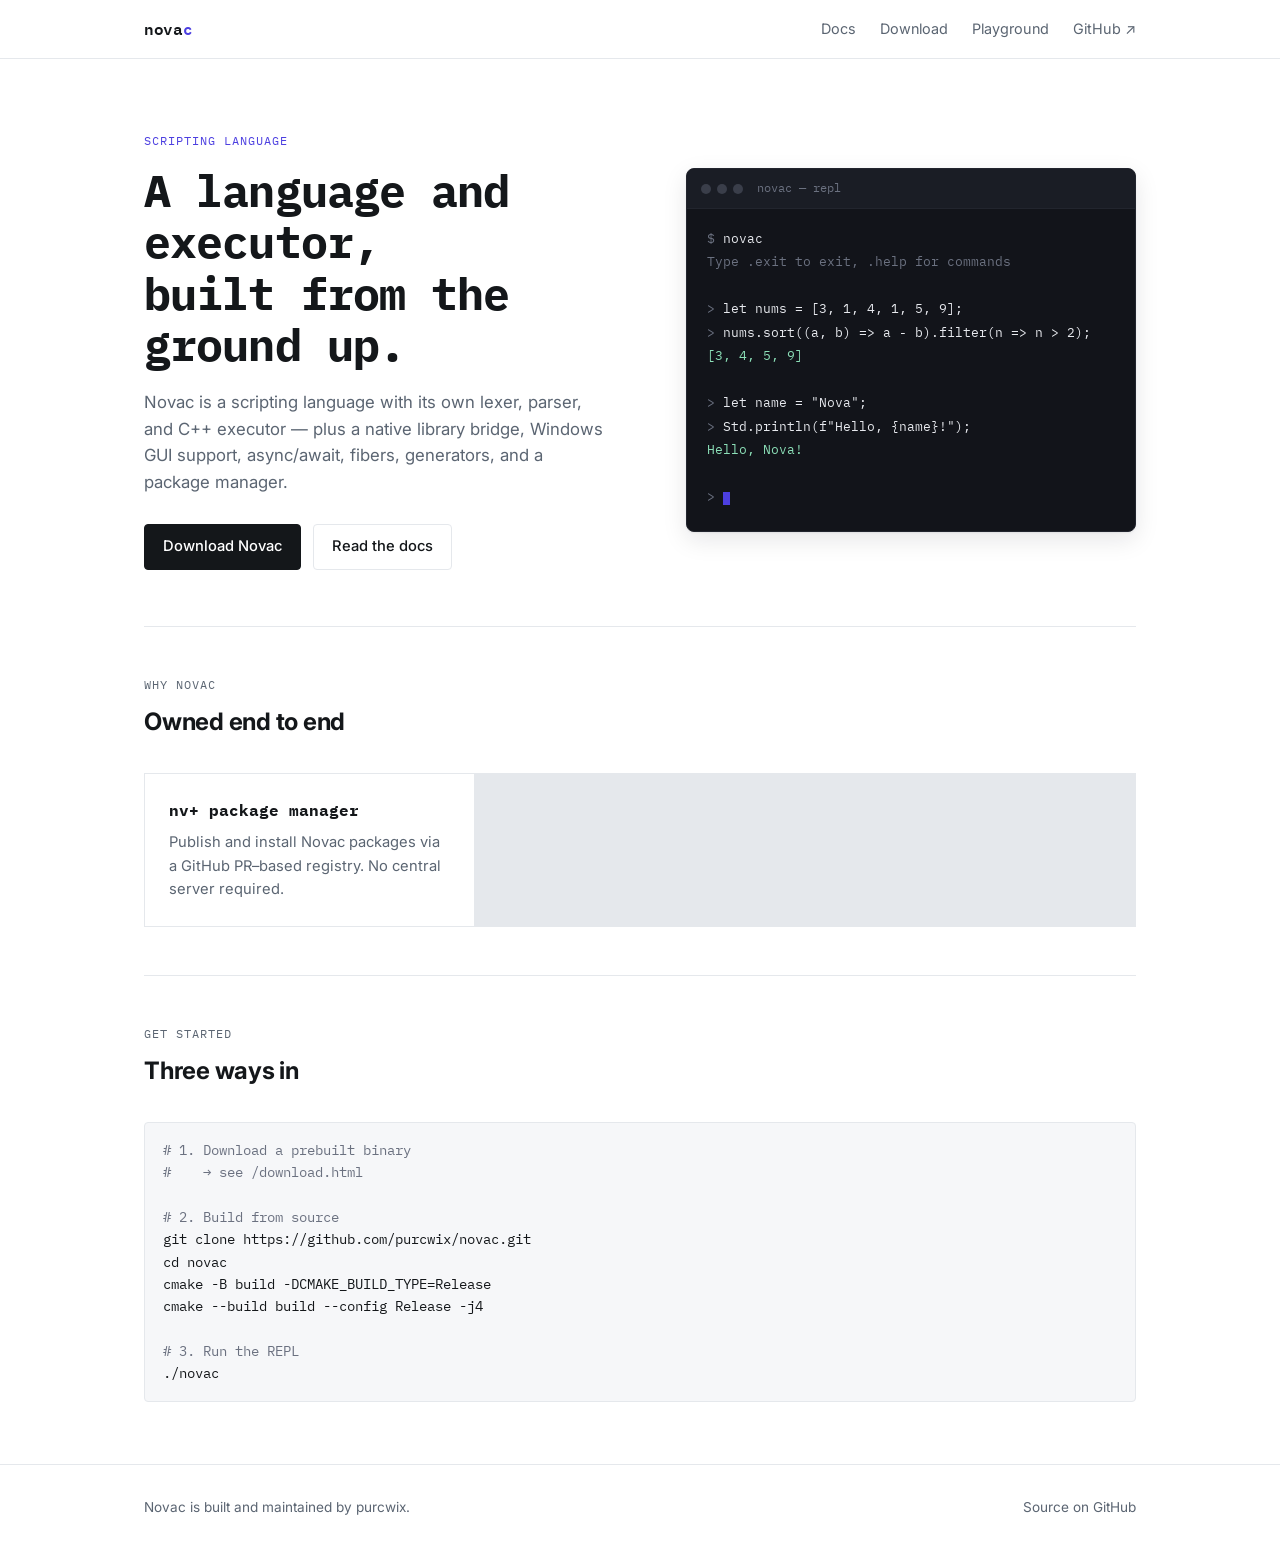
<file: index.html>
<!doctype html>
<html lang="en">
<head>
<meta charset="utf-8">
<meta name="viewport" content="width=device-width, initial-scale=1">
<title>Novac — a language built from scratch</title>
<meta name="description" content="Novac is a scripting language with its own C++ executor, lexer, and parser.">
<link rel="preconnect" href="https://fonts.googleapis.com">
<link href="https://fonts.googleapis.com/css2?family=IBM+Plex+Mono:wght@400;500;600&family=Inter:wght@400;500;600&display=swap" rel="stylesheet">
<link rel="stylesheet" href="/assets/style.css">
</head>
<body>

<nav class="site-nav">
  <div class="site-nav-inner">
    <a class="brand" href="/">nova<span class="dot">c</span></a>
    <div class="site-nav-links">
      <a href="/docs/">Docs</a>
      <a href="/download.html">Download</a>
      <a href="/playground.html">Playground</a>
      <a class="gh-link" href="https://github.com/purcwix/novac" target="_blank" rel="noopener">GitHub ↗</a>
    </div>
  </div>
</nav>

<div class="page">

  <section class="hero">
    <div>
      <div class="eyebrow">Scripting language</div>
      <h1 class="hero-title">A language and executor,<br>built from the ground up.</h1>
      <p class="hero-sub">Novac is a scripting language with its own lexer, parser, and C++ executor — plus a native library bridge, Windows GUI support, async/await, fibers, generators, and a package manager.</p>
      <div class="hero-ctas">
        <a class="btn btn-primary" href="/download.html">Download Novac</a>
        <a class="btn btn-secondary" href="/docs/">Read the docs</a>
      </div>
    </div>

    <div class="terminal">
      <div class="terminal-bar">
        <span class="terminal-dot"></span>
        <span class="terminal-dot"></span>
        <span class="terminal-dot"></span>
        <span class="terminal-title">novac — repl</span>
      </div>
      <div class="terminal-body"><span class="t-prompt">$</span> <span class="t-in">novac</span>
<span class="t-comment">Type .exit to exit, .help for commands</span>

<span class="t-prompt">&gt;</span> <span class="t-in">let nums = [3, 1, 4, 1, 5, 9];</span>
<span class="t-prompt">&gt;</span> <span class="t-in">nums.sort((a, b) => a - b).filter(n => n > 2);</span>
<span class="t-out">[3, 4, 5, 9]</span>

<span class="t-prompt">&gt;</span> <span class="t-in">let name = "Nova";</span>
<span class="t-prompt">&gt;</span> <span class="t-in">Std.println(f"Hello, {name}!");</span>
<span class="t-out">Hello, Nova!</span>

<span class="t-prompt">&gt;</span> <span class="t-cursor"></span></div>
    </div>
  </section>

  <section class="section">
    <div class="section-head">
      <div class="section-label">Why Novac</div>
      <h2 class="section-title">Owned end to end</h2>
    </div>
    <div class="grid-3">
      <div class="card">
        <h3>nv+ package manager</h3>
        <p>Publish and install Novac packages via a GitHub PR–based registry. No central server required.</p>
      </div>
    </div>
  </section>

  <section class="section">
    <div class="section-head">
      <div class="section-label">Get started</div>
      <h2 class="section-title">Three ways in</h2>
    </div>
    <pre><span class="t-comment"># 1. Download a prebuilt binary</span>
<span class="t-comment">#    → see /download.html</span>

<span class="t-comment"># 2. Build from source</span>
git clone https://github.com/purcwix/novac.git
cd novac
cmake -B build -DCMAKE_BUILD_TYPE=Release
cmake --build build --config Release -j4

<span class="t-comment"># 3. Run the REPL</span>
./novac</pre>
  </section>

</div>

<footer class="site-footer">
  <div class="page" style="display:flex; justify-content:space-between; width:100%; flex-wrap:wrap; gap:12px;">
    <span>Novac is built and maintained by <a href="https://github.com/purcwix" target="_blank" rel="noopener">purcwix</a>.</span>
    <span><a href="https://github.com/purcwix/novac" target="_blank" rel="noopener">Source on GitHub</a></span>
  </div>
</footer>

</body>
</html>
</file>
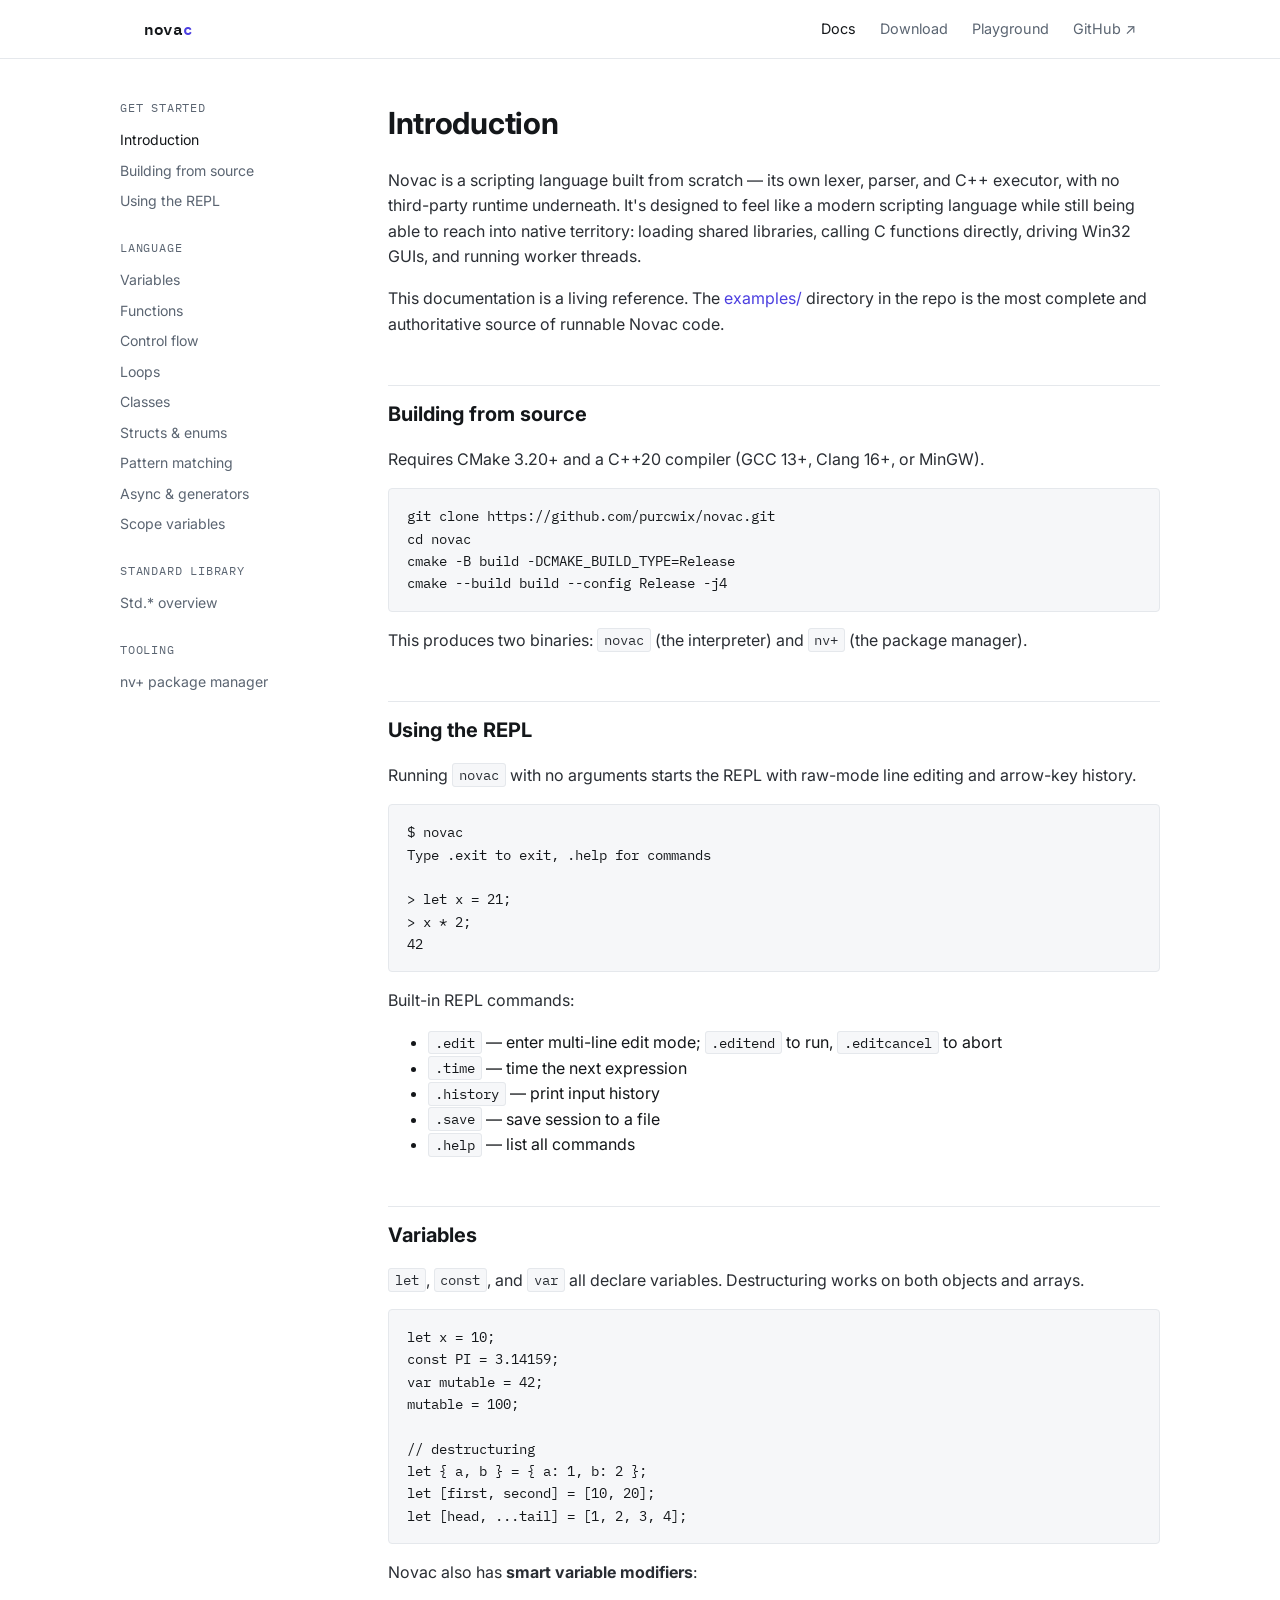
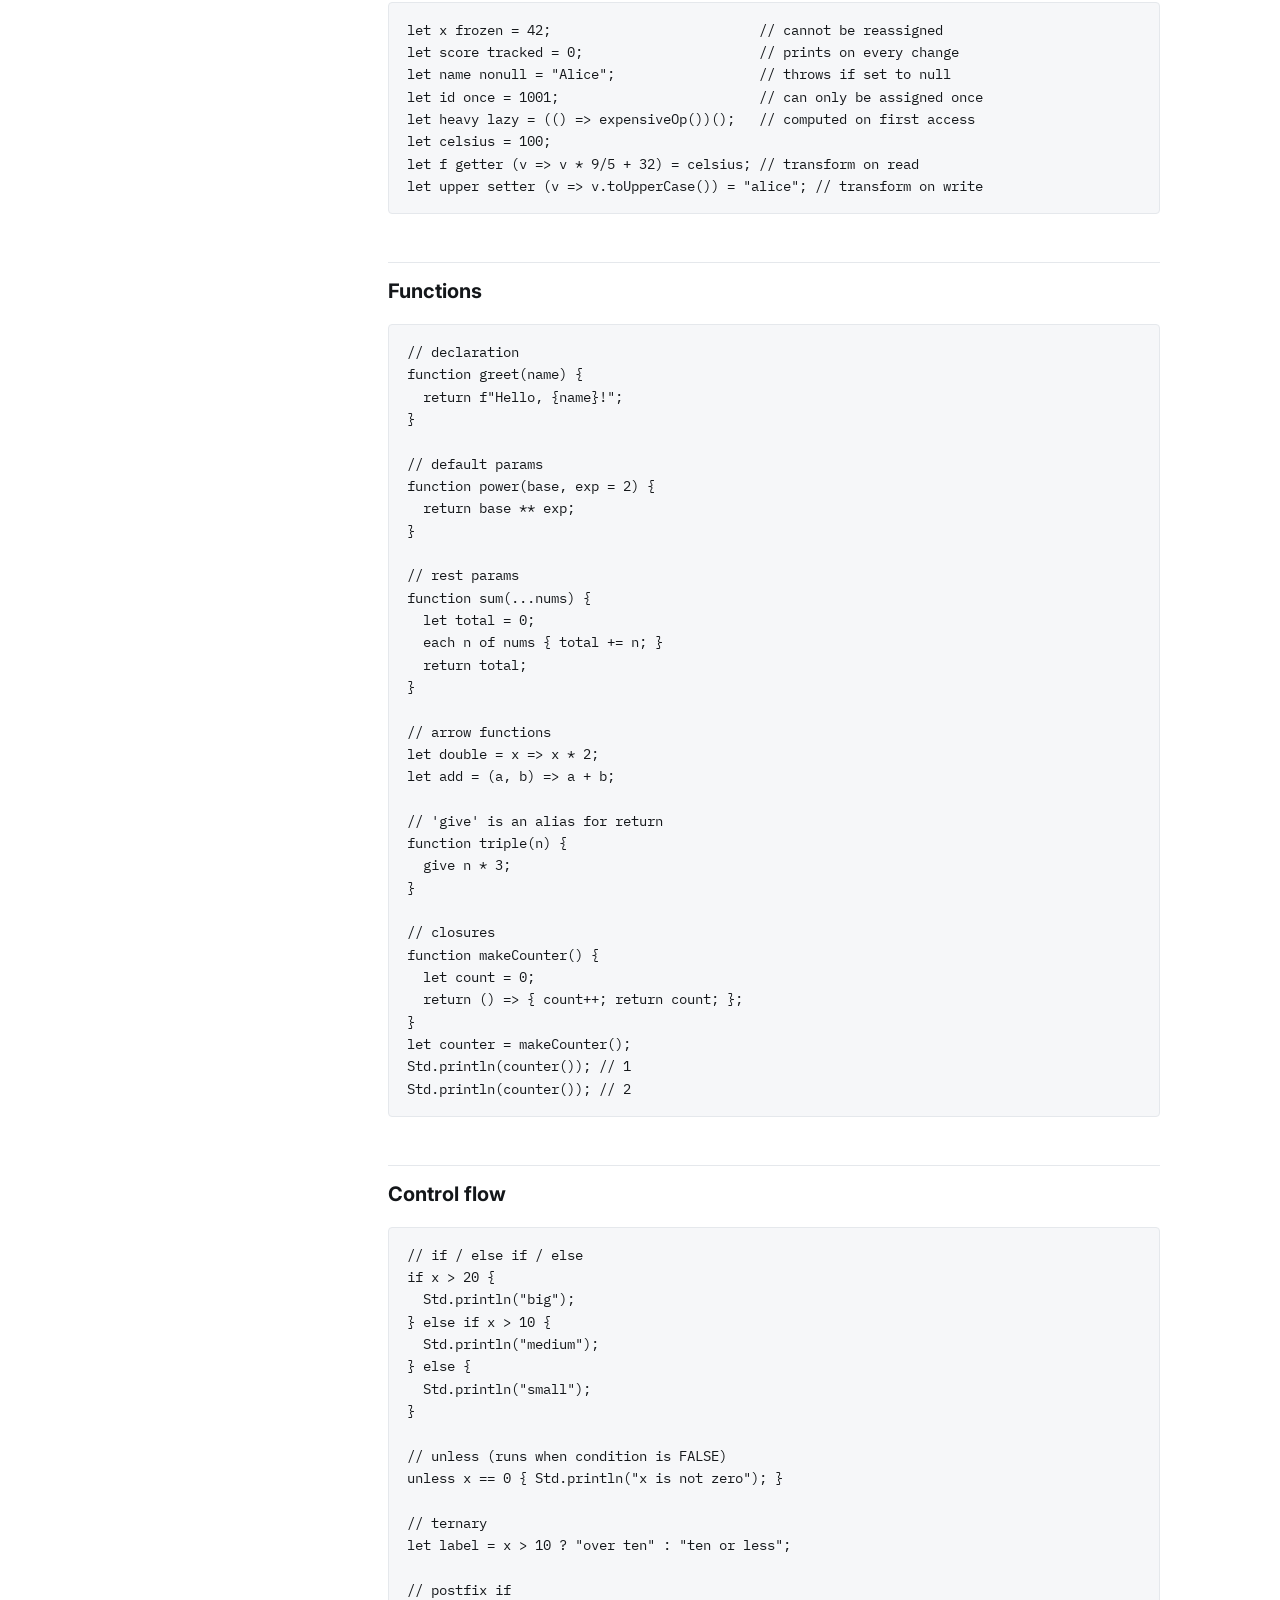
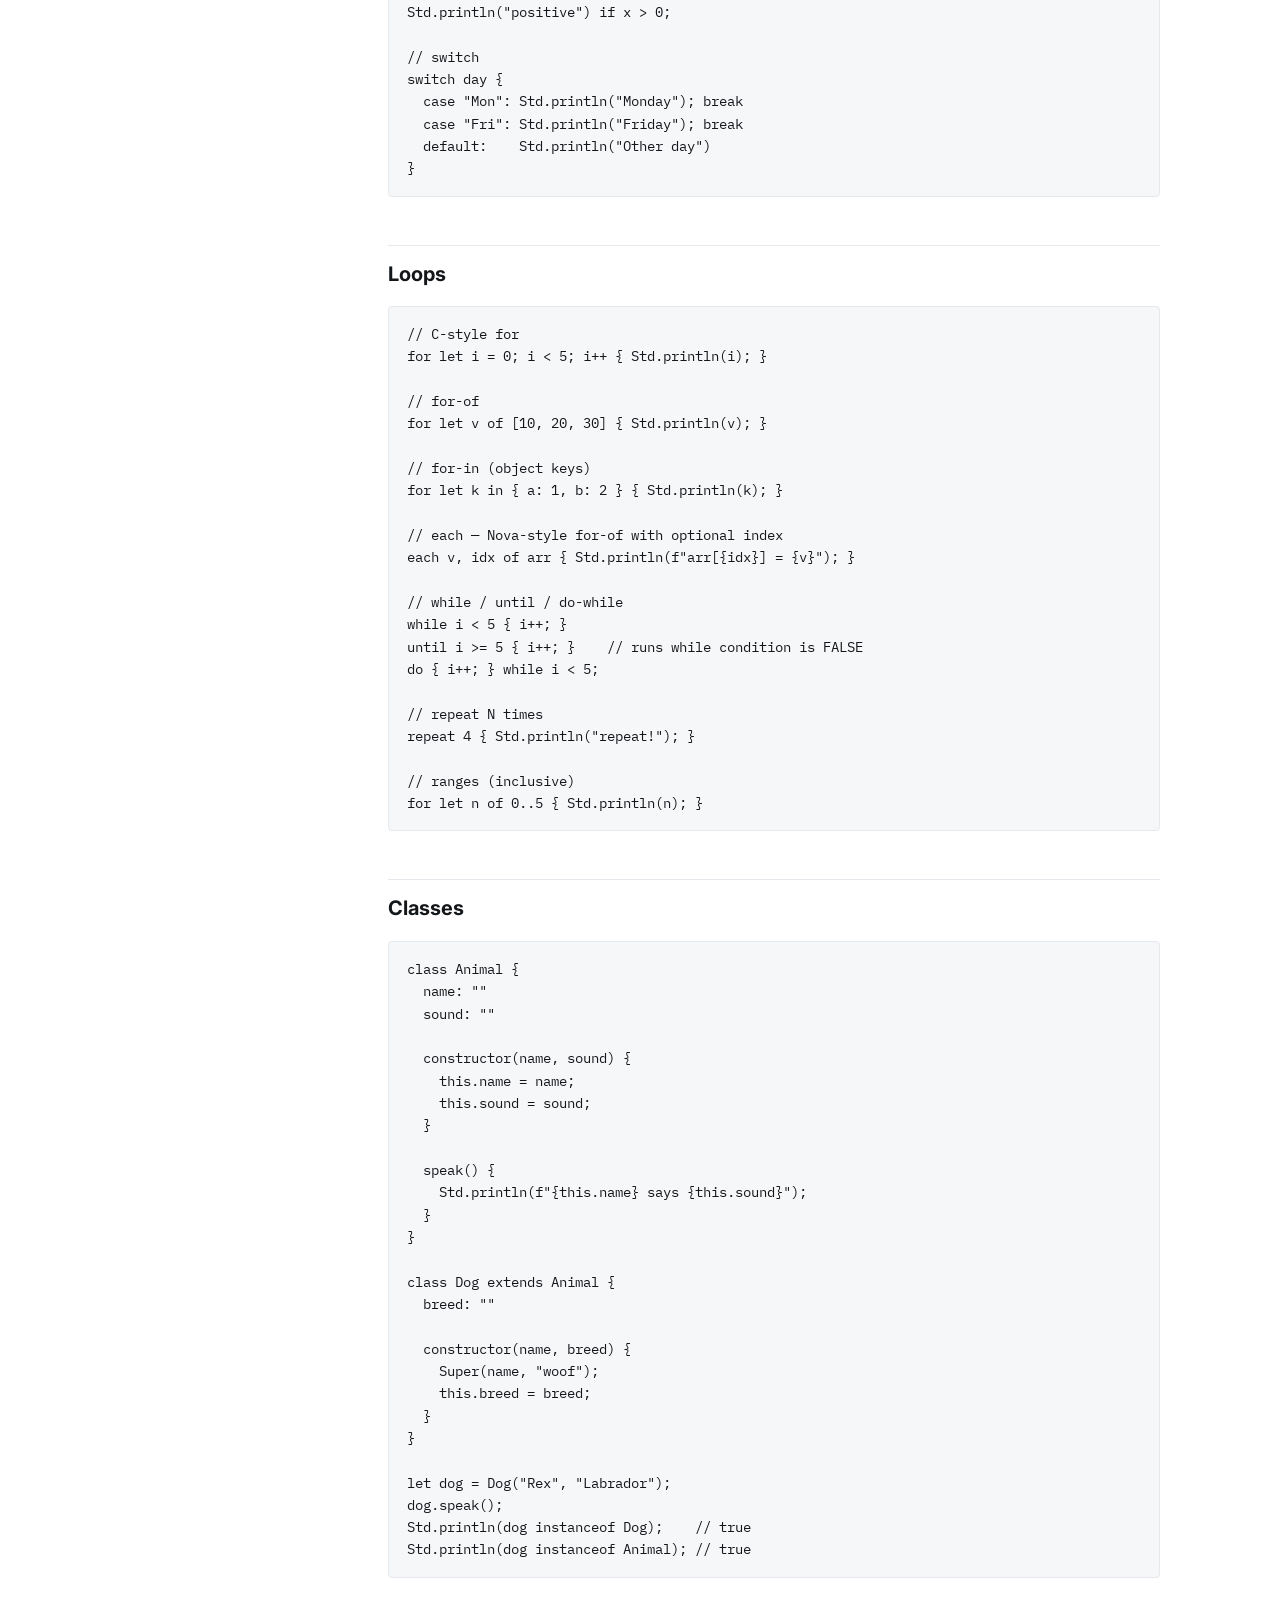
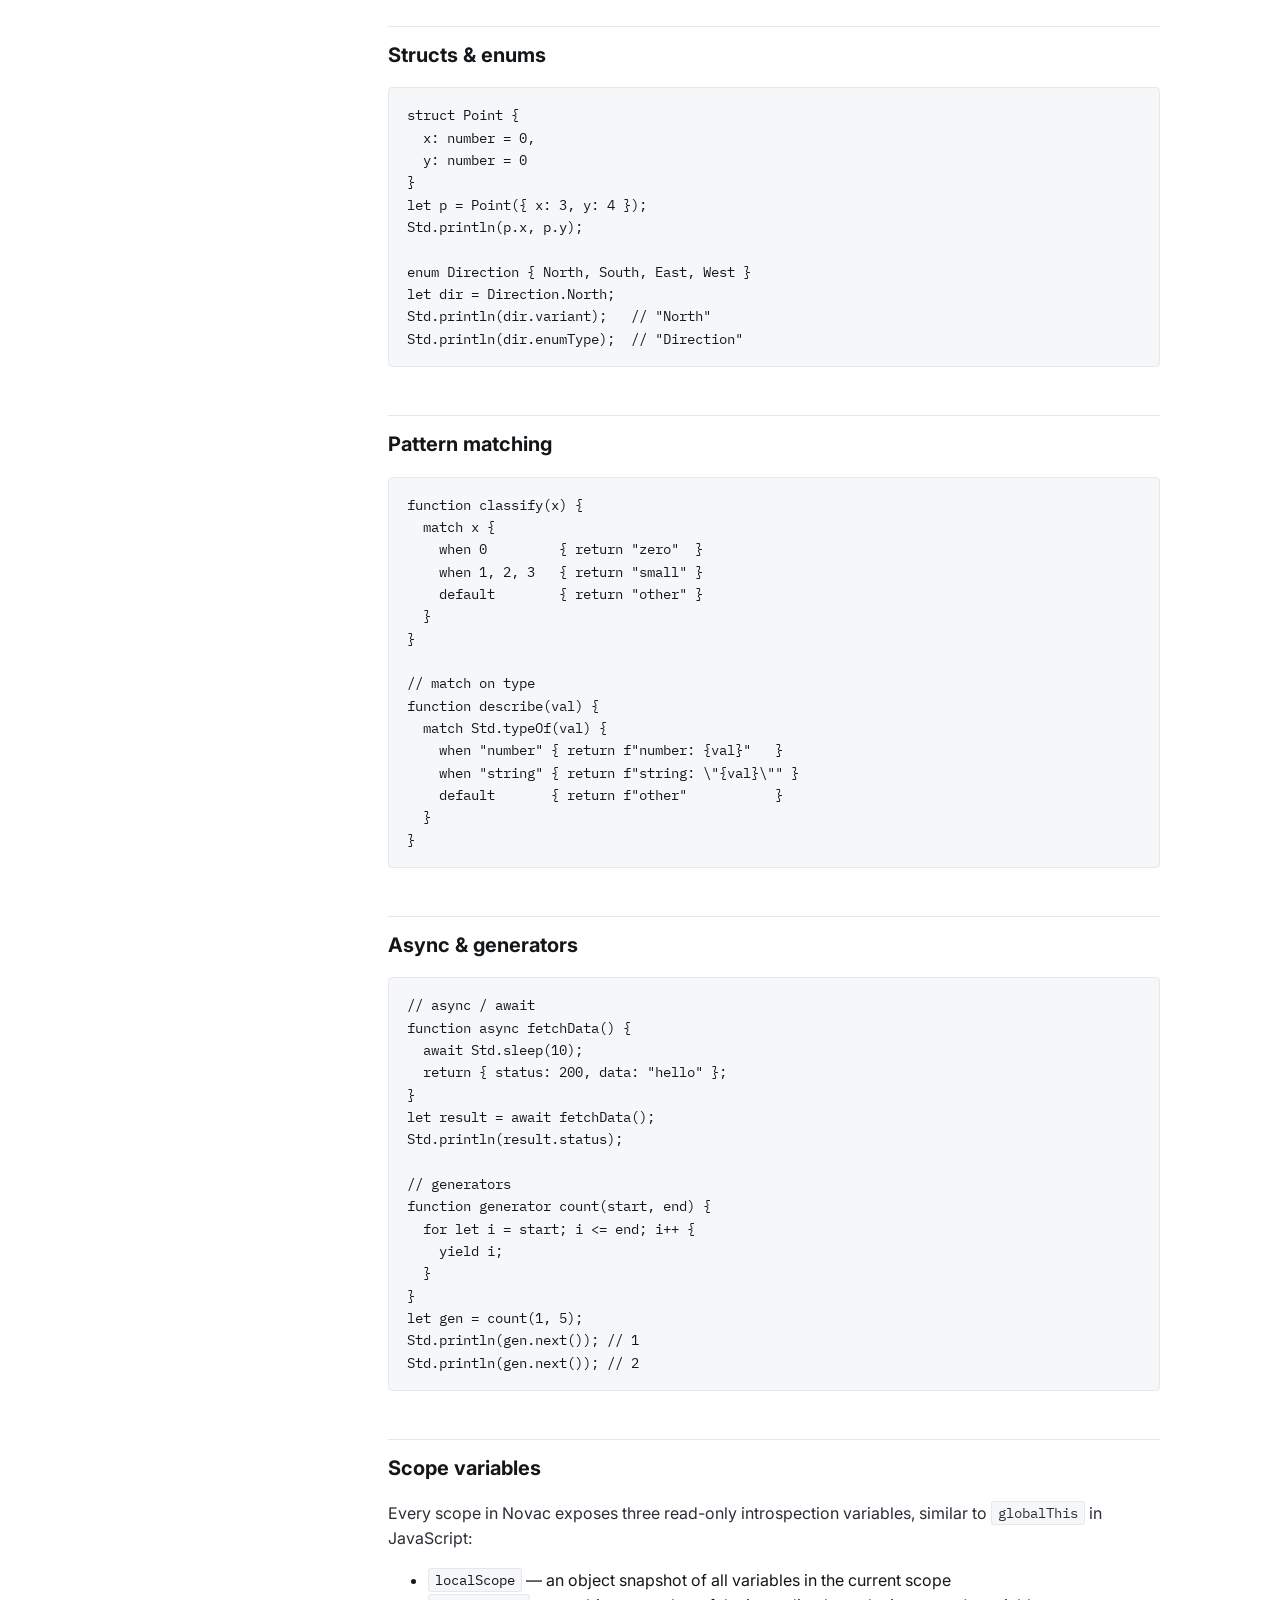
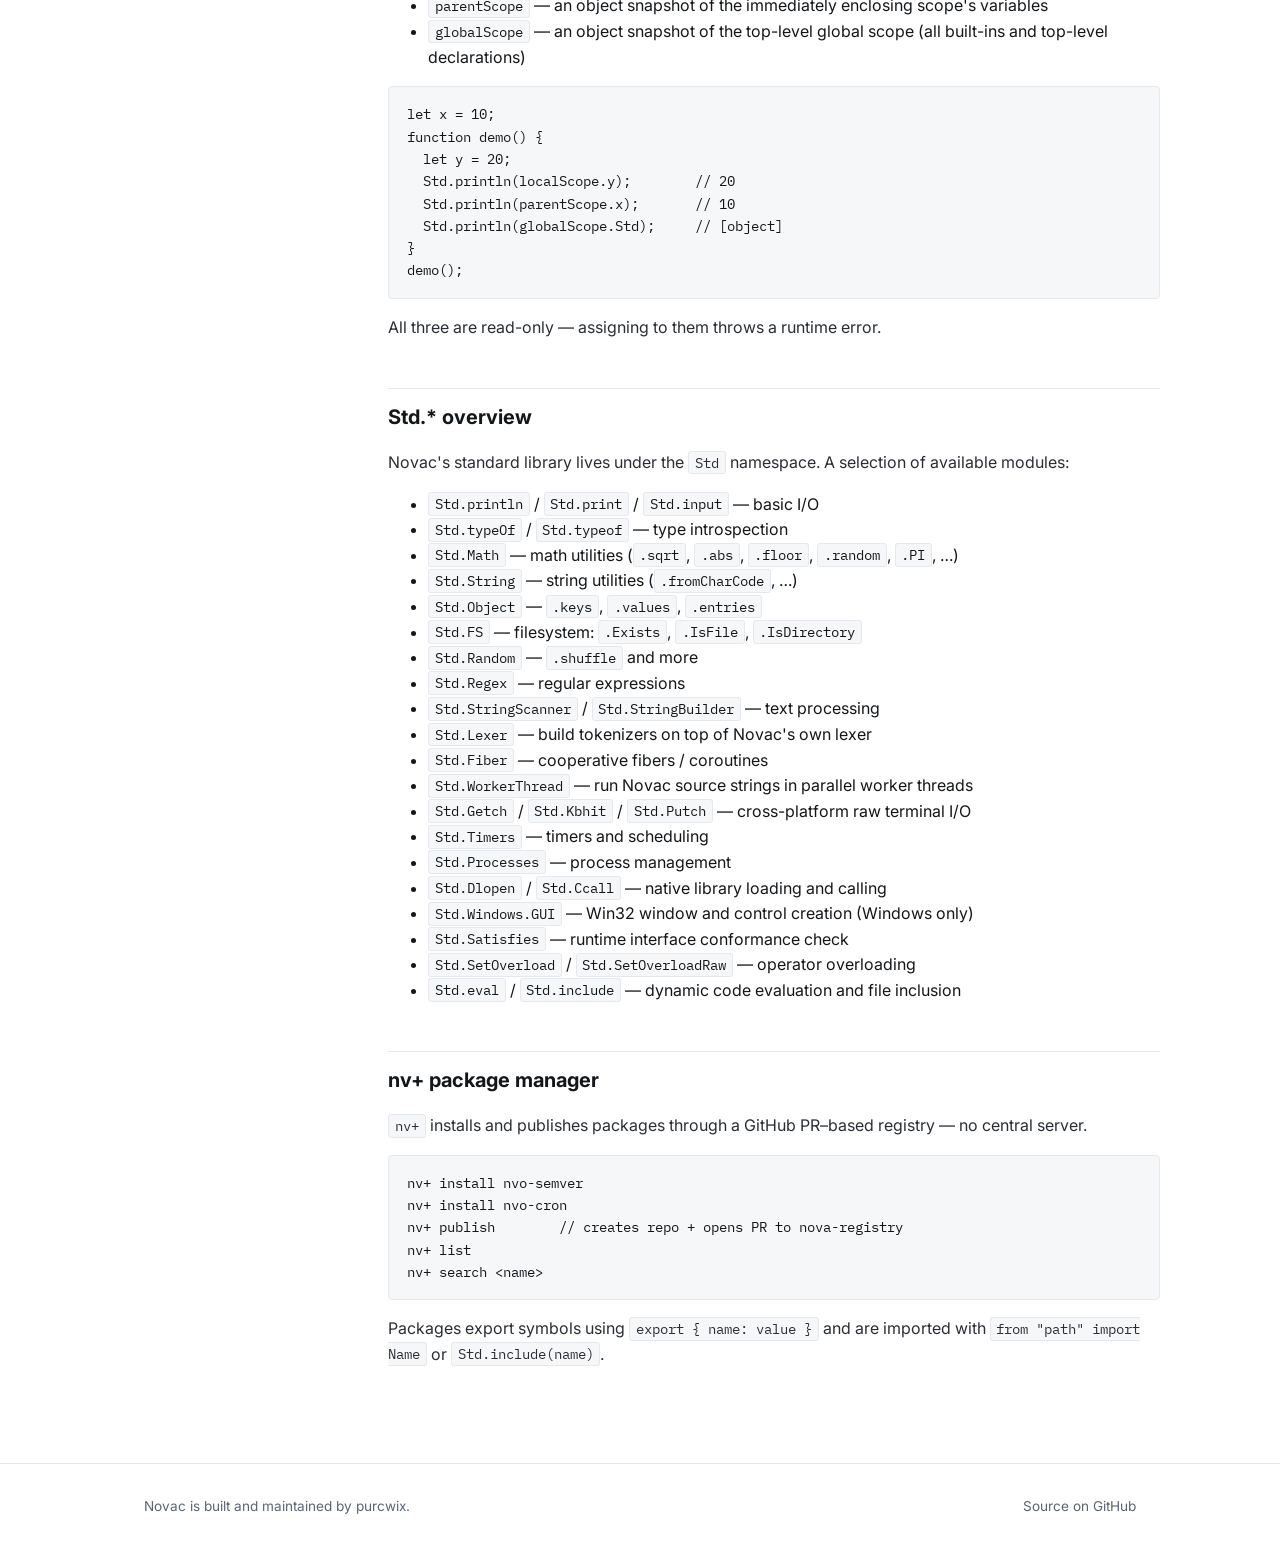
<file: docs/index.html>
<!doctype html>
<html lang="en">
<head>
<meta charset="utf-8">
<meta name="viewport" content="width=device-width, initial-scale=1">
<title>Docs — Novac</title>
<link rel="preconnect" href="https://fonts.googleapis.com">
<link href="https://fonts.googleapis.com/css2?family=IBM+Plex+Mono:wght@400;500;600&family=Inter:wght@400;500;600&display=swap" rel="stylesheet">
<link rel="stylesheet" href="/assets/style.css">
</head>
<body>

<nav class="site-nav">
  <div class="site-nav-inner">
    <a class="brand" href="/">nova<span class="dot">c</span></a>
    <div class="site-nav-links">
      <a href="/docs/" class="active">Docs</a>
      <a href="/download.html">Download</a>
      <a href="/playground.html">Playground</a>
      <a class="gh-link" href="https://github.com/purcwix/novac" target="_blank" rel="noopener">GitHub ↗</a>
    </div>
  </div>
</nav>

<div class="page docs-layout">
  <aside class="docs-nav">
    <div class="docs-nav-group">
      <div class="docs-nav-group-title">Get started</div>
      <a href="#introduction" class="active">Introduction</a>
      <a href="#building">Building from source</a>
      <a href="#repl">Using the REPL</a>
    </div>
    <div class="docs-nav-group">
      <div class="docs-nav-group-title">Language</div>
      <a href="#variables">Variables</a>
      <a href="#functions">Functions</a>
      <a href="#control">Control flow</a>
      <a href="#loops">Loops</a>
      <a href="#classes">Classes</a>
      <a href="#structs">Structs & enums</a>
      <a href="#match">Pattern matching</a>
      <a href="#async">Async & generators</a>
      <a href="#scope">Scope variables</a>
    </div>
    <div class="docs-nav-group">
      <div class="docs-nav-group-title">Standard library</div>
      <a href="#stdlib">Std.* overview</a>
    </div>
    <div class="docs-nav-group">
      <div class="docs-nav-group-title">Tooling</div>
      <a href="#nvplus">nv+ package manager</a>
    </div>
  </aside>

  <main class="docs-content prose">
    <h1 id="introduction">Introduction</h1>
    <p>
      Novac is a scripting language built from scratch — its own lexer, parser, and C++ executor,
      with no third-party runtime underneath. It's designed to feel like a modern scripting language
      while still being able to reach into native territory: loading shared libraries, calling C
      functions directly, driving Win32 GUIs, and running worker threads.
    </p>
    <p>
      This documentation is a living reference. The
      <a href="https://github.com/purcwix/novac/tree/master/examples" target="_blank" rel="noopener">examples/</a>
      directory in the repo is the most complete and authoritative source of runnable Novac code.
    </p>

    <h2 id="building">Building from source</h2>
    <p>Requires CMake 3.20+ and a C++20 compiler (GCC 13+, Clang 16+, or MinGW).</p>
    <pre>git clone https://github.com/purcwix/novac.git
cd novac
cmake -B build -DCMAKE_BUILD_TYPE=Release
cmake --build build --config Release -j4</pre>
    <p>This produces two binaries: <code class="inline">novac</code> (the interpreter) and <code class="inline">nv+</code> (the package manager).</p>

    <h2 id="repl">Using the REPL</h2>
    <p>Running <code class="inline">novac</code> with no arguments starts the REPL with raw-mode line editing and arrow-key history.</p>
    <pre>$ novac
Type .exit to exit, .help for commands

&gt; let x = 21;
&gt; x * 2;
42</pre>
    <p>Built-in REPL commands:</p>
    <ul>
      <li><code class="inline">.edit</code> — enter multi-line edit mode; <code class="inline">.editend</code> to run, <code class="inline">.editcancel</code> to abort</li>
      <li><code class="inline">.time</code> — time the next expression</li>
      <li><code class="inline">.history</code> — print input history</li>
      <li><code class="inline">.save</code> — save session to a file</li>
      <li><code class="inline">.help</code> — list all commands</li>
    </ul>

    <h2 id="variables">Variables</h2>
    <p><code class="inline">let</code>, <code class="inline">const</code>, and <code class="inline">var</code> all declare variables. Destructuring works on both objects and arrays.</p>
    <pre>let x = 10;
const PI = 3.14159;
var mutable = 42;
mutable = 100;

// destructuring
let { a, b } = { a: 1, b: 2 };
let [first, second] = [10, 20];
let [head, ...tail] = [1, 2, 3, 4];</pre>

    <p>Novac also has <strong>smart variable modifiers</strong>:</p>
    <pre>let x frozen = 42;                          // cannot be reassigned
let score tracked = 0;                      // prints on every change
let name nonull = "Alice";                  // throws if set to null
let id once = 1001;                         // can only be assigned once
let heavy lazy = (() => expensiveOp())();   // computed on first access
let celsius = 100;
let f getter (v => v * 9/5 + 32) = celsius; // transform on read
let upper setter (v => v.toUpperCase()) = "alice"; // transform on write</pre>

    <h2 id="functions">Functions</h2>
    <pre>// declaration
function greet(name) {
  return f"Hello, {name}!";
}

// default params
function power(base, exp = 2) {
  return base ** exp;
}

// rest params
function sum(...nums) {
  let total = 0;
  each n of nums { total += n; }
  return total;
}

// arrow functions
let double = x => x * 2;
let add = (a, b) => a + b;

// 'give' is an alias for return
function triple(n) {
  give n * 3;
}

// closures
function makeCounter() {
  let count = 0;
  return () => { count++; return count; };
}
let counter = makeCounter();
Std.println(counter()); // 1
Std.println(counter()); // 2</pre>

    <h2 id="control">Control flow</h2>
    <pre>// if / else if / else
if x > 20 {
  Std.println("big");
} else if x > 10 {
  Std.println("medium");
} else {
  Std.println("small");
}

// unless (runs when condition is FALSE)
unless x == 0 { Std.println("x is not zero"); }

// ternary
let label = x > 10 ? "over ten" : "ten or less";

// postfix if
Std.println("positive") if x > 0;

// switch
switch day {
  case "Mon": Std.println("Monday"); break
  case "Fri": Std.println("Friday"); break
  default:    Std.println("Other day")
}</pre>

    <h2 id="loops">Loops</h2>
    <pre>// C-style for
for let i = 0; i < 5; i++ { Std.println(i); }

// for-of
for let v of [10, 20, 30] { Std.println(v); }

// for-in (object keys)
for let k in { a: 1, b: 2 } { Std.println(k); }

// each — Nova-style for-of with optional index
each v, idx of arr { Std.println(f"arr[{idx}] = {v}"); }

// while / until / do-while
while i < 5 { i++; }
until i >= 5 { i++; }    // runs while condition is FALSE
do { i++; } while i < 5;

// repeat N times
repeat 4 { Std.println("repeat!"); }

// ranges (inclusive)
for let n of 0..5 { Std.println(n); }</pre>

    <h2 id="classes">Classes</h2>
    <pre>class Animal {
  name: ""
  sound: ""

  constructor(name, sound) {
    this.name = name;
    this.sound = sound;
  }

  speak() {
    Std.println(f"{this.name} says {this.sound}");
  }
}

class Dog extends Animal {
  breed: ""

  constructor(name, breed) {
    Super(name, "woof");
    this.breed = breed;
  }
}

let dog = Dog("Rex", "Labrador");
dog.speak();
Std.println(dog instanceof Dog);    // true
Std.println(dog instanceof Animal); // true</pre>

    <h2 id="structs">Structs & enums</h2>
    <pre>struct Point {
  x: number = 0,
  y: number = 0
}
let p = Point({ x: 3, y: 4 });
Std.println(p.x, p.y);

enum Direction { North, South, East, West }
let dir = Direction.North;
Std.println(dir.variant);   // "North"
Std.println(dir.enumType);  // "Direction"</pre>

    <h2 id="match">Pattern matching</h2>
    <pre>function classify(x) {
  match x {
    when 0         { return "zero"  }
    when 1, 2, 3   { return "small" }
    default        { return "other" }
  }
}

// match on type
function describe(val) {
  match Std.typeOf(val) {
    when "number" { return f"number: {val}"   }
    when "string" { return f"string: \"{val}\"" }
    default       { return f"other"           }
  }
}</pre>

    <h2 id="async">Async & generators</h2>
    <pre>// async / await
function async fetchData() {
  await Std.sleep(10);
  return { status: 200, data: "hello" };
}
let result = await fetchData();
Std.println(result.status);

// generators
function generator count(start, end) {
  for let i = start; i <= end; i++ {
    yield i;
  }
}
let gen = count(1, 5);
Std.println(gen.next()); // 1
Std.println(gen.next()); // 2</pre>

    <h2 id="scope">Scope variables</h2>
    <p>Every scope in Novac exposes three read-only introspection variables, similar to <code class="inline">globalThis</code> in JavaScript:</p>
    <ul>
      <li><code class="inline">localScope</code> — an object snapshot of all variables in the current scope</li>
      <li><code class="inline">parentScope</code> — an object snapshot of the immediately enclosing scope's variables</li>
      <li><code class="inline">globalScope</code> — an object snapshot of the top-level global scope (all built-ins and top-level declarations)</li>
    </ul>
    <pre>let x = 10;
function demo() {
  let y = 20;
  Std.println(localScope.y);        // 20
  Std.println(parentScope.x);       // 10
  Std.println(globalScope.Std);     // [object]
}
demo();</pre>
    <p>All three are read-only — assigning to them throws a runtime error.</p>

    <h2 id="stdlib">Std.* overview</h2>
    <p>Novac's standard library lives under the <code class="inline">Std</code> namespace. A selection of available modules:</p>
    <ul>
      <li><code class="inline">Std.println</code> / <code class="inline">Std.print</code> / <code class="inline">Std.input</code> — basic I/O</li>
      <li><code class="inline">Std.typeOf</code> / <code class="inline">Std.typeof</code> — type introspection</li>
      <li><code class="inline">Std.Math</code> — math utilities (<code class="inline">.sqrt</code>, <code class="inline">.abs</code>, <code class="inline">.floor</code>, <code class="inline">.random</code>, <code class="inline">.PI</code>, …)</li>
      <li><code class="inline">Std.String</code> — string utilities (<code class="inline">.fromCharCode</code>, …)</li>
      <li><code class="inline">Std.Object</code> — <code class="inline">.keys</code>, <code class="inline">.values</code>, <code class="inline">.entries</code></li>
      <li><code class="inline">Std.FS</code> — filesystem: <code class="inline">.Exists</code>, <code class="inline">.IsFile</code>, <code class="inline">.IsDirectory</code></li>
      <li><code class="inline">Std.Random</code> — <code class="inline">.shuffle</code> and more</li>
      <li><code class="inline">Std.Regex</code> — regular expressions</li>
      <li><code class="inline">Std.StringScanner</code> / <code class="inline">Std.StringBuilder</code> — text processing</li>
      <li><code class="inline">Std.Lexer</code> — build tokenizers on top of Novac's own lexer</li>
      <li><code class="inline">Std.Fiber</code> — cooperative fibers / coroutines</li>
      <li><code class="inline">Std.WorkerThread</code> — run Novac source strings in parallel worker threads</li>
      <li><code class="inline">Std.Getch</code> / <code class="inline">Std.Kbhit</code> / <code class="inline">Std.Putch</code> — cross-platform raw terminal I/O</li>
      <li><code class="inline">Std.Timers</code> — timers and scheduling</li>
      <li><code class="inline">Std.Processes</code> — process management</li>
      <li><code class="inline">Std.Dlopen</code> / <code class="inline">Std.Ccall</code> — native library loading and calling</li>
      <li><code class="inline">Std.Windows.GUI</code> — Win32 window and control creation (Windows only)</li>
      <li><code class="inline">Std.Satisfies</code> — runtime interface conformance check</li>
      <li><code class="inline">Std.SetOverload</code> / <code class="inline">Std.SetOverloadRaw</code> — operator overloading</li>
      <li><code class="inline">Std.eval</code> / <code class="inline">Std.include</code> — dynamic code evaluation and file inclusion</li>
    </ul>

    <h2 id="nvplus">nv+ package manager</h2>
    <p>
      <code class="inline">nv+</code> installs and publishes packages through a GitHub PR–based registry — no central server.
    </p>
    <pre>nv+ install nvo-semver
nv+ install nvo-cron
nv+ publish        // creates repo + opens PR to nova-registry
nv+ list
nv+ search &lt;name&gt;</pre>
    <p>Packages export symbols using <code class="inline">export { name: value }</code> and are imported with <code class="inline">from "path" import Name</code> or <code class="inline">Std.include(name)</code>.</p>
  </main>
</div>

<footer class="site-footer">
  <div class="page" style="display:flex; justify-content:space-between; width:100%; flex-wrap:wrap; gap:12px;">
    <span>Novac is built and maintained by <a href="https://github.com/purcwix" target="_blank" rel="noopener">purcwix</a>.</span>
    <span><a href="https://github.com/purcwix/novac" target="_blank" rel="noopener">Source on GitHub</a></span>
  </div>
</footer>

</body>
</html>
</file>
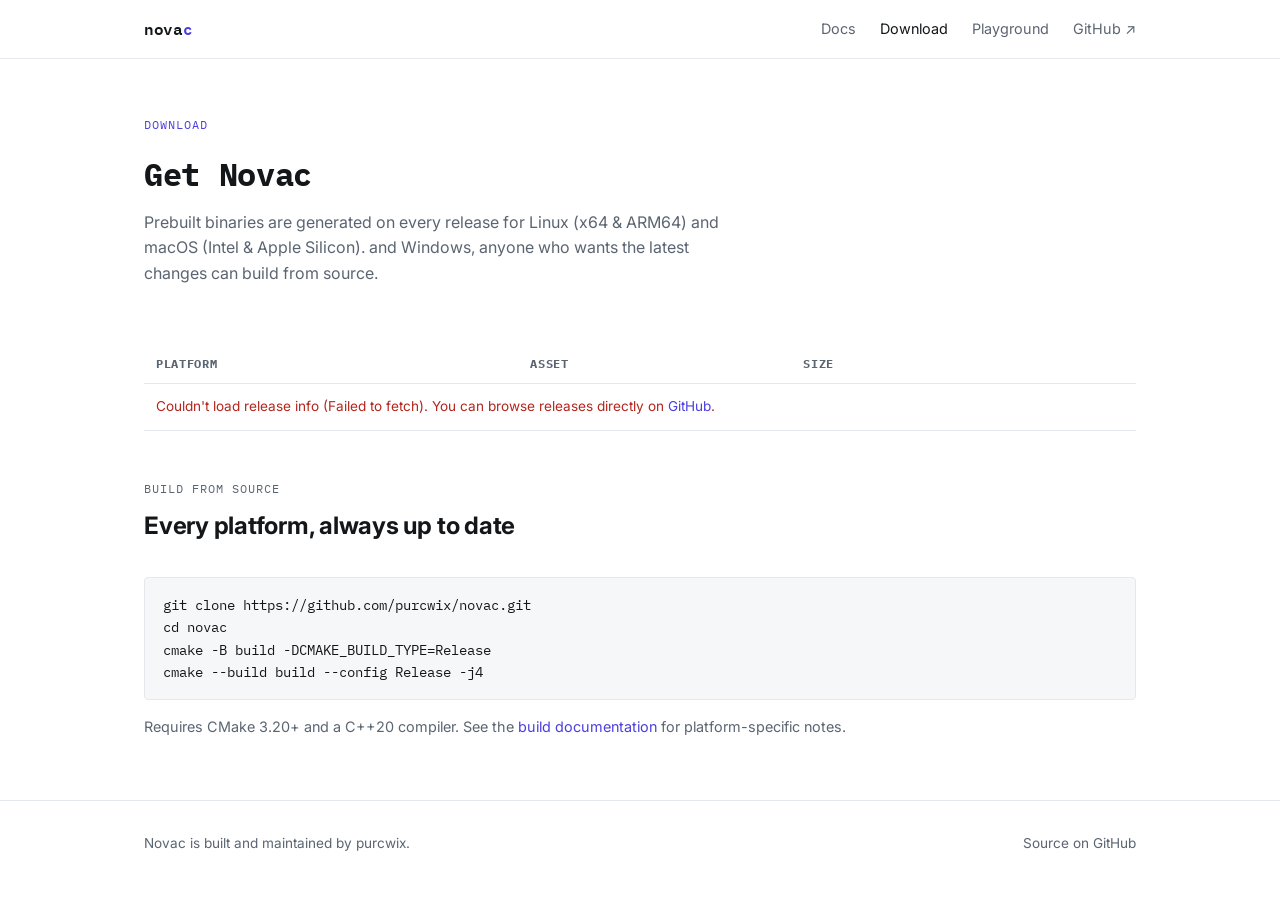
<file: download.html>
<!doctype html>
<html lang="en">
<head>
<meta charset="utf-8">
<meta name="viewport" content="width=device-width, initial-scale=1">
<title>Download — Novac</title>
<link rel="preconnect" href="https://fonts.googleapis.com">
<link href="https://fonts.googleapis.com/css2?family=IBM+Plex+Mono:wght@400;500;600&family=Inter:wght@400;500;600&display=swap" rel="stylesheet">
<link rel="stylesheet" href="/assets/style.css">
</head>
<body>

<nav class="site-nav">
  <div class="site-nav-inner">
    <a class="brand" href="/">nova<span class="dot">c</span></a>
    <div class="site-nav-links">
      <a href="/docs/">Docs</a>
      <a href="/download.html" class="active">Download</a>
      <a href="/playground.html">Playground</a>
      <a class="gh-link" href="https://github.com/purcwix/novac" target="_blank" rel="noopener">GitHub ↗</a>
    </div>
  </div>
</nav>

<div class="page">
  <div style="padding: 56px 0 8px;">
    <div class="eyebrow">Download</div>
    <h1 style="font-family: var(--mono); font-size: 2rem; margin: 0 0 10px; letter-spacing:-0.01em;">Get Novac</h1>
    <p style="color: var(--text-muted); max-width: 60ch; margin: 0 0 32px;">
      Prebuilt binaries are generated on every release for Linux (x64 &amp; ARM64) and macOS (Intel &amp; Apple Silicon).
      and Windows, anyone who wants the latest changes can build from source.
    </p>
  </div>

  <div id="release-meta" style="margin-bottom: 18px; font-size: 0.88rem; color: var(--text-muted);">Loading latest release…</div>

  <table class="dl-table" id="dl-table">
    <thead>
      <tr>
        <th>Platform</th>
        <th>Asset</th>
        <th>Size</th>
        <th></th>
      </tr>
    </thead>
    <tbody id="dl-rows">
      <tr><td colspan="4" class="dl-status">Fetching release assets from GitHub…</td></tr>
    </tbody>
  </table>

  <section class="section">
    <div class="section-head">
      <div class="section-label">Build from source</div>
      <h2 class="section-title">Every platform, always up to date</h2>
    </div>
    <pre>git clone https://github.com/purcwix/novac.git
cd novac
cmake -B build -DCMAKE_BUILD_TYPE=Release
cmake --build build --config Release -j4</pre>
    <p style="color: var(--text-muted); font-size: 0.9rem;">
      Requires CMake 3.20+ and a C++20 compiler. See the
      <a href="/docs/#building">build documentation</a> for platform-specific notes.
    </p>
  </section>
</div>

<footer class="site-footer">
  <div class="page" style="display:flex; justify-content:space-between; width:100%; flex-wrap:wrap; gap:12px;">
    <span>Novac is built and maintained by <a href="https://github.com/purcwix" target="_blank" rel="noopener">purcwix</a>.</span>
    <span><a href="https://github.com/purcwix/novac" target="_blank" rel="noopener">Source on GitHub</a></span>
  </div>
</footer>

<script>
const REPO = "purcwix/novac";

function fmtBytes(n) {
  if (!n && n !== 0) return "";
  const units = ["B", "KB", "MB", "GB"];
  let i = 0;
  while (n >= 1024 && i < units.length - 1) { n /= 1024; i++; }
  return n.toFixed(n < 10 && i > 0 ? 1 : 0) + " " + units[i];
}

function platformLabel(name) {
  const n = name.toLowerCase();
  if (n.includes("win")) return "Windows";
  if (n.includes("macos") || n.includes("darwin") || n.includes("osx")) {
    if (n.includes("arm64") || n.includes("aarch64")) return "macOS (Apple Silicon)";
    return "macOS (Intel)";
  }
  if (n.includes("linux")) {
    if (n.includes("arm64") || n.includes("aarch64")) return "Linux (ARM64)";
    return "Linux (x64)";
  }
  return "Other";
}

async function loadRelease() {
  const metaEl = document.getElementById("release-meta");
  const rowsEl = document.getElementById("dl-rows");
  try {
    const res = await fetch(`https://api.github.com/repos/${REPO}/releases/latest`);
    if (!res.ok) throw new Error(`GitHub API responded ${res.status}`);
    const release = await res.json();

    metaEl.textContent = `Latest release: ${release.tag_name}` +
      (release.published_at ? ` — published ${new Date(release.published_at).toLocaleDateString(undefined, { year: "numeric", month: "long", day: "numeric" })}` : "");

    if (!release.assets || release.assets.length === 0) {
      rowsEl.innerHTML = `<tr><td colspan="4" class="dl-status">No binary assets attached to the latest release yet. Build from source below, or check the <a href="https://github.com/${REPO}/releases" target="_blank" rel="noopener">releases page</a>.</td></tr>`;
      return;
    }

    rowsEl.innerHTML = release.assets.map(a => `
      <tr>
        <td class="platform-cell">${platformLabel(a.name)}</td>
        <td><code class="inline">${a.name}</code></td>
        <td>${fmtBytes(a.size)}</td>
        <td><a class="btn btn-secondary" href="${a.browser_download_url}">Download</a></td>
      </tr>
    `).join("");
  } catch (err) {
    metaEl.textContent = "";
    rowsEl.innerHTML = `<tr><td colspan="4" class="dl-error">Couldn't load release info (${err.message}). You can browse releases directly on <a href="https://github.com/${REPO}/releases" target="_blank" rel="noopener">GitHub</a>.</td></tr>`;
  }
}

loadRelease();
</script>

</body>
</html>
</file>
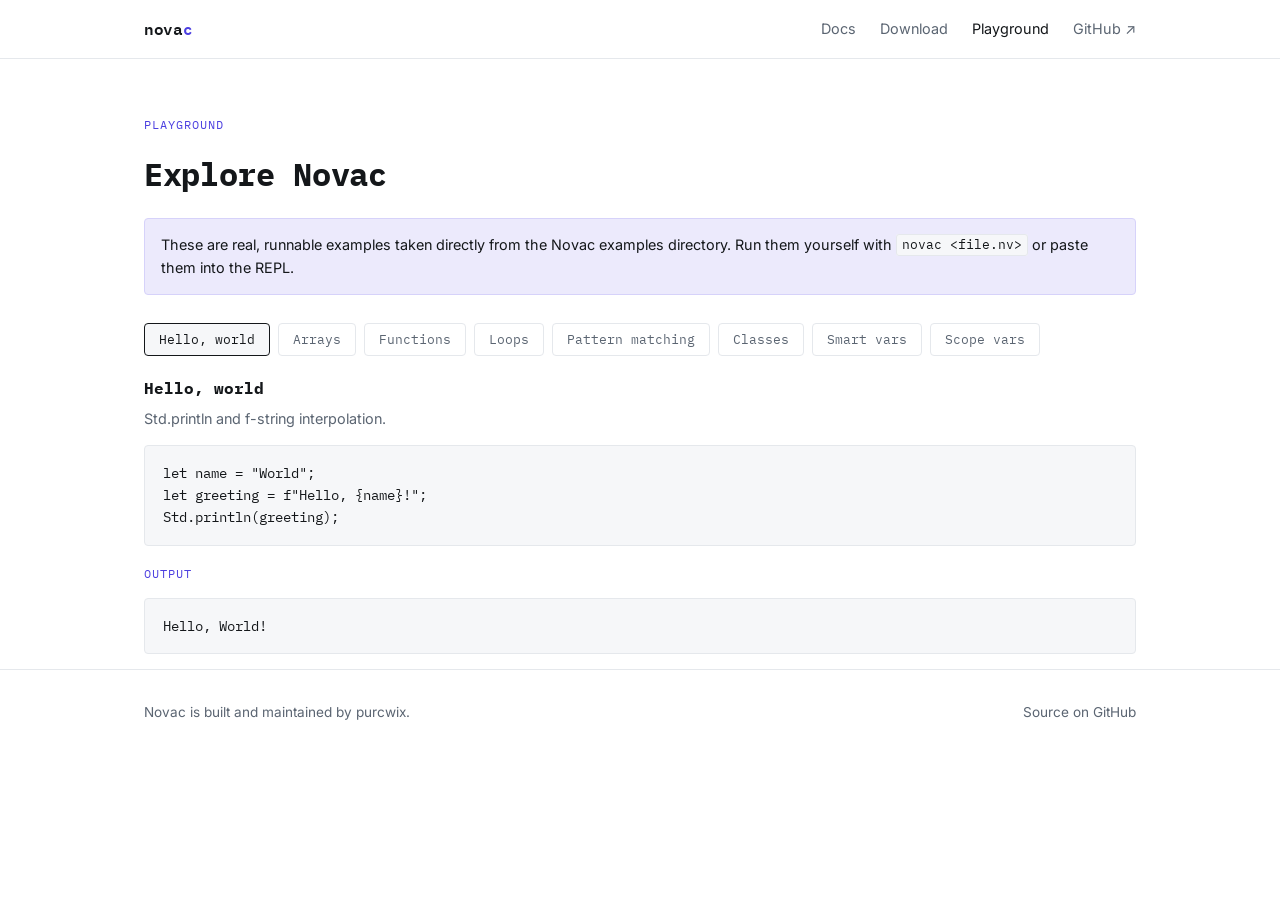
<file: playground.html>
<!doctype html>
<html lang="en">
<head>
<meta charset="utf-8">
<meta name="viewport" content="width=device-width, initial-scale=1">
<title>Playground — Novac</title>
<link rel="preconnect" href="https://fonts.googleapis.com">
<link href="https://fonts.googleapis.com/css2?family=IBM+Plex+Mono:wght@400;500;600&family=Inter:wght@400;500;600&display=swap" rel="stylesheet">
<link rel="stylesheet" href="/assets/style.css">
</head>
<body>

<nav class="site-nav">
  <div class="site-nav-inner">
    <a class="brand" href="/">nova<span class="dot">c</span></a>
    <div class="site-nav-links">
      <a href="/docs/">Docs</a>
      <a href="/download.html">Download</a>
      <a href="/playground.html" class="active">Playground</a>
      <a class="gh-link" href="https://github.com/purcwix/novac" target="_blank" rel="noopener">GitHub ↗</a>
    </div>
  </div>
</nav>

<div class="page">
  <div style="padding: 56px 0 8px;">
    <div class="eyebrow">Playground</div>
    <h1 style="font-family: var(--mono); font-size: 2rem; margin: 0 0 10px; letter-spacing:-0.01em;">Explore Novac</h1>
  </div>

  <div class="pg-note">
    These are real, runnable examples taken directly from the Novac examples directory.
    Run them yourself with <code class="inline">novac &lt;file.nv&gt;</code> or paste them into the REPL.
  </div>

  <div class="pg-examples-nav" id="pg-tabs"></div>
  <div id="pg-examples"></div>
</div>

<footer class="site-footer">
  <div class="page" style="display:flex; justify-content:space-between; width:100%; flex-wrap:wrap; gap:12px;">
    <span>Novac is built and maintained by <a href="https://github.com/purcwix" target="_blank" rel="noopener">purcwix</a>.</span>
    <span><a href="https://github.com/purcwix/novac" target="_blank" rel="noopener">Source on GitHub</a></span>
  </div>
</footer>

<script>
const examples = [
  {
    id: "hello",
    label: "Hello, world",
    title: "Hello, world",
    desc: "Std.println and f-string interpolation.",
    code: `let name = "World";
let greeting = f"Hello, {name}!";
Std.println(greeting);`,
    output: `Hello, World!`
  },
  {
    id: "arrays",
    label: "Arrays",
    title: "Array methods",
    desc: "Sorting, filtering, mapping, reducing — all chainable.",
    code: `let nums = [1, 2, 3, 4, 5, 6, 7, 8, 9, 10];

let result = nums
  .filter(n => n % 2 == 0)
  .map(n => n ** 2)
  .reduce((acc, n) => acc + n, 0);

Std.println(result);`,
    output: `220`
  },
  {
    id: "functions",
    label: "Functions",
    title: "Functions, closures & give",
    desc: "Declarations, arrow functions, rest params, closures, and 'give' as an alias for return.",
    code: `function sum(...nums) {
  let total = 0;
  each n of nums { total += n; }
  return total;
}
Std.println(sum(1, 2, 3, 4, 5));

// 'give' is an alias for return
function triple(n) {
  give n * 3;
}
Std.println(triple(4));

// closures
function makeCounter() {
  let count = 0;
  return () => { count++; return count; };
}
let counter = makeCounter();
Std.println(counter());
Std.println(counter());
Std.println(counter());`,
    output: `15
12
1
2
3`
  },
  {
    id: "loops",
    label: "Loops",
    title: "All the loop forms",
    desc: "for, for-of, each, while, until, repeat, and ranges.",
    code: `// each with index
let arr = [10, 20, 30];
each v, idx of arr {
  Std.println(f"arr[{idx}] = {v}");
}

// until (runs while condition is FALSE)
let j = 0;
until j >= 3 {
  Std.println("until:", j);
  j++;
}

// repeat N times
repeat 3 { Std.println("repeat!"); }

// range
for let n of 0..3 { Std.println("range:", n); }`,
    output: `arr[0] = 10
arr[1] = 20
arr[2] = 30
until: 0
until: 1
until: 2
repeat!
repeat!
repeat!
range: 0
range: 1
range: 2
range: 3`
  },
  {
    id: "match",
    label: "Pattern matching",
    title: "match / when",
    desc: "Structural pattern matching with multiple values per arm and a default.",
    code: `function classify(x) {
  match x {
    when 0         { return "zero"  }
    when 1, 2, 3   { return "small" }
    default        { return "other" }
  }
}
Std.println(classify(0));
Std.println(classify(2));
Std.println(classify(99));

// match on type
function describe(val) {
  match Std.typeOf(val) {
    when "number" { return f"number: {val}"     }
    when "string" { return f"string: \\"{val}\\"" }
    default       { return f"other"             }
  }
}
Std.println(describe(42));
Std.println(describe("hello"));`,
    output: `zero
small
other
number: 42
string: "hello"`
  },
  {
    id: "classes",
    label: "Classes",
    title: "Classes & inheritance",
    desc: "Class declarations, constructors, Super(), instanceof.",
    code: `class Animal {
  name: ""
  sound: ""

  constructor(name, sound) {
    this.name = name;
    this.sound = sound;
  }

  speak() {
    Std.println(f"{this.name} says {this.sound}");
  }
}

class Dog extends Animal {
  breed: ""

  constructor(name, breed) {
    Super(name, "woof");
    this.breed = breed;
  }

  fetch() {
    Std.println(f"{this.name} the {this.breed} fetches the ball!");
  }
}

let dog = Dog("Rex", "Labrador");
dog.speak();
dog.fetch();
Std.println(dog instanceof Dog);
Std.println(dog instanceof Animal);`,
    output: `Rex says woof
Rex the Labrador fetches the ball!
true
true`
  },
  {
    id: "smartvars",
    label: "Smart vars",
    title: "Smart variable modifiers",
    desc: "frozen, tracked, nonull, once, lazy, getter, setter.",
    code: `// tracked: logs every change
let score tracked = 0;
score = 10;
score = 20;

// getter: transform on read
let celsius = 100;
let fahrenheit getter (v => v * 9/5 + 32) = celsius;
Std.println(fahrenheit);

// setter: transform on write
let upper setter (v => v.toUpperCase()) = "alice";
Std.println(upper);
upper = "bob";
Std.println(upper);`,
    output: `score changed to 10
score changed to 20
212
ALICE
BOB`
  },
  {
    id: "scope",
    label: "Scope vars",
    title: "localScope, parentScope, globalScope",
    desc: "Every scope exposes introspection variables — like globalThis in JS, but for any scope level.",
    code: `let x = 10;

function demo() {
  let y = 20;
  Std.println(localScope.y);    // current scope
  Std.println(parentScope.x);   // enclosing scope
}
demo();

// globalScope holds everything at the top level
Std.println(typeof globalScope.Std);`,
    output: `20
10
object`
  }
];

const tabsEl = document.getElementById("pg-tabs");
const exEl = document.getElementById("pg-examples");

tabsEl.innerHTML = examples.map((e, i) =>
  `<button class="pg-tab${i === 0 ? " active" : ""}" data-id="${e.id}">${e.label}</button>`
).join("");

exEl.innerHTML = examples.map((e, i) => `
  <div class="pg-example${i === 0 ? " active" : ""}" id="ex-${e.id}">
    <h3>${e.title}</h3>
    <p>${e.desc}</p>
    <pre>${e.code.replace(/</g, '&lt;').replace(/>/g, '&gt;')}</pre>
    <div class="eyebrow" style="margin-top:18px;">Output</div>
    <pre>${e.output}</pre>
  </div>
`).join("");

tabsEl.addEventListener("click", (ev) => {
  const btn = ev.target.closest(".pg-tab");
  if (!btn) return;
  const id = btn.dataset.id;
  document.querySelectorAll(".pg-tab").forEach(t => t.classList.toggle("active", t === btn));
  document.querySelectorAll(".pg-example").forEach(el => el.classList.toggle("active", el.id === `ex-${id}`));
});
</script>

</body>
</html>
</file>
<file: assets/style.css>
:root {
  --bg: #FFFFFF;
  --bg-subtle: #F6F7F9;
  --text: #14171A;
  --text-muted: #5B6572;
  --accent: #4C3FE0;
  --accent-dim: #ECEAFC;
  --border: #E5E8EC;
  --mono: "IBM Plex Mono", ui-monospace, SFMono-Regular, Menlo, monospace;
  --sans: "Inter", -apple-system, BlinkMacSystemFont, "Segoe UI", sans-serif;
  --radius: 4px;
  --max-w: 860px;
}

* { box-sizing: border-box; }

html { scroll-behavior: smooth; }

body {
  margin: 0;
  background: var(--bg);
  color: var(--text);
  font-family: var(--sans);
  font-size: 16px;
  line-height: 1.6;
  -webkit-font-smoothing: antialiased;
}

a { color: var(--accent); text-decoration: none; }
a:hover { text-decoration: underline; }
a:focus-visible, button:focus-visible {
  outline: 2px solid var(--accent);
  outline-offset: 2px;
}

code, pre {
  font-family: var(--mono);
  font-size: 0.9em;
}

pre {
  background: var(--bg-subtle);
  border: 1px solid var(--border);
  border-radius: var(--radius);
  padding: 16px 18px;
  overflow-x: auto;
  line-height: 1.55;
}

code.inline {
  background: var(--bg-subtle);
  border: 1px solid var(--border);
  border-radius: 3px;
  padding: 0.1em 0.4em;
}

/* ---------- Nav ---------- */

.site-nav {
  border-bottom: 1px solid var(--border);
  position: sticky;
  top: 0;
  background: rgba(255,255,255,0.92);
  backdrop-filter: blur(6px);
  z-index: 10;
}

.site-nav-inner {
  max-width: 1040px;
  margin: 0 auto;
  padding: 16px 24px;
  display: flex;
  align-items: center;
  gap: 32px;
}

.brand {
  font-family: var(--mono);
  font-weight: 600;
  font-size: 1rem;
  color: var(--text);
  letter-spacing: -0.02em;
}
.brand:hover { text-decoration: none; }
.brand .dot { color: var(--accent); }

.site-nav-links {
  display: flex;
  gap: 24px;
  margin-left: auto;
  font-size: 0.9rem;
}
.site-nav-links a {
  color: var(--text-muted);
}
.site-nav-links a:hover,
.site-nav-links a.active {
  color: var(--text);
  text-decoration: none;
}

.gh-link {
  display: flex;
  align-items: center;
  gap: 6px;
}

/* ---------- Layout ---------- */

.page {
  max-width: 1040px;
  margin: 0 auto;
  padding: 0 24px;
}

.prose {
  max-width: var(--max-w);
}

/* ---------- Hero ---------- */

.hero {
  padding: 72px 0 56px;
  display: grid;
  grid-template-columns: 1.1fr 1fr;
  gap: 48px;
  align-items: center;
}

@media (max-width: 860px) {
  .hero { grid-template-columns: 1fr; padding: 40px 0; }
}

.eyebrow {
  font-family: var(--mono);
  font-size: 0.78rem;
  text-transform: uppercase;
  letter-spacing: 0.08em;
  color: var(--accent);
  margin-bottom: 14px;
}

h1.hero-title {
  font-family: var(--mono);
  font-size: clamp(2rem, 4.2vw, 2.8rem);
  line-height: 1.15;
  letter-spacing: -0.02em;
  margin: 0 0 18px;
}

.hero-sub {
  color: var(--text-muted);
  font-size: 1.05rem;
  max-width: 42ch;
  margin: 0 0 28px;
}

.hero-ctas {
  display: flex;
  gap: 12px;
  flex-wrap: wrap;
}

.btn {
  display: inline-block;
  padding: 10px 18px;
  border-radius: var(--radius);
  font-size: 0.92rem;
  font-weight: 500;
  border: 1px solid var(--border);
}
.btn:hover { text-decoration: none; }

.btn-primary {
  background: var(--text);
  color: #fff;
  border-color: var(--text);
}
.btn-primary:hover { background: #000; }

.btn-secondary {
  background: var(--bg);
  color: var(--text);
}
.btn-secondary:hover { background: var(--bg-subtle); }

/* ---------- Terminal (signature element) ---------- */

.terminal {
  background: #12141A;
  border-radius: 8px;
  overflow: hidden;
  box-shadow: 0 1px 2px rgba(0,0,0,0.06), 0 8px 24px rgba(20,23,26,0.10);
  border: 1px solid #22252E;
}

.terminal-bar {
  display: flex;
  align-items: center;
  gap: 6px;
  padding: 10px 14px;
  background: #1A1D25;
  border-bottom: 1px solid #22252E;
}

.terminal-dot {
  width: 10px;
  height: 10px;
  border-radius: 50%;
  background: #3A3E4A;
}

.terminal-title {
  margin-left: 8px;
  font-family: var(--mono);
  font-size: 0.72rem;
  color: #6B7180;
}

.terminal-body {
  padding: 18px 20px 22px;
  font-family: var(--mono);
  font-size: 0.84rem;
  line-height: 1.75;
  color: #C9CDD6;
  white-space: pre-wrap;
}

.t-prompt { color: #6B7180; }
.t-in { color: #E7E9EE; }
.t-out { color: #8CE0B8; }
.t-comment { color: #6B7180; }
.t-cursor {
  display: inline-block;
  width: 7px;
  height: 1em;
  background: var(--accent);
  vertical-align: text-bottom;
  animation: blink 1.1s steps(1) infinite;
}
@keyframes blink { 50% { opacity: 0; } }

@media (prefers-reduced-motion: reduce) {
  .t-cursor { animation: none; }
}

/* ---------- Feature grid ---------- */

.section {
  padding: 48px 0;
  border-top: 1px solid var(--border);
}

.section-head {
  margin-bottom: 32px;
}

.section-label {
  font-family: var(--mono);
  font-size: 0.78rem;
  text-transform: uppercase;
  letter-spacing: 0.08em;
  color: var(--text-muted);
  margin-bottom: 8px;
}

.section-title {
  font-size: 1.5rem;
  margin: 0;
  letter-spacing: -0.01em;
}

.grid-3 {
  display: grid;
  grid-template-columns: repeat(3, 1fr);
  gap: 1px;
  background: var(--border);
  border: 1px solid var(--border);
}

@media (max-width: 760px) {
  .grid-3 { grid-template-columns: 1fr; }
}

.card {
  background: var(--bg);
  padding: 24px;
}

.card h3 {
  font-size: 0.98rem;
  margin: 0 0 8px;
  font-family: var(--mono);
}

.card p {
  color: var(--text-muted);
  font-size: 0.92rem;
  margin: 0;
}

/* ---------- Docs layout ---------- */

.docs-layout {
  display: grid;
  grid-template-columns: 220px 1fr;
  gap: 48px;
  padding: 40px 0 80px;
}

@media (max-width: 800px) {
  .docs-layout { grid-template-columns: 1fr; }
}

.docs-nav {
  font-size: 0.88rem;
  position: sticky;
  top: 76px;
  align-self: start;
}

.docs-nav-group {
  margin-bottom: 22px;
}

.docs-nav-group-title {
  font-family: var(--mono);
  font-size: 0.72rem;
  text-transform: uppercase;
  letter-spacing: 0.07em;
  color: var(--text-muted);
  margin-bottom: 8px;
}

.docs-nav a {
  display: block;
  color: var(--text-muted);
  padding: 4px 0;
}
.docs-nav a:hover, .docs-nav a.active {
  color: var(--text);
  text-decoration: none;
}

.docs-content h1 {
  font-size: 1.9rem;
  margin-top: 0;
  letter-spacing: -0.01em;
}

.docs-content h2 {
  font-size: 1.25rem;
  margin-top: 2.4em;
  padding-top: 0.6em;
  border-top: 1px solid var(--border);
}

.docs-content p, .docs-content li {
  color: var(--text);
}

.docs-content p { color: #2A2E34; }

/* ---------- Download table ---------- */

.dl-table {
  width: 100%;
  border-collapse: collapse;
  font-size: 0.9rem;
}

.dl-table th {
  text-align: left;
  font-family: var(--mono);
  font-size: 0.72rem;
  text-transform: uppercase;
  letter-spacing: 0.06em;
  color: var(--text-muted);
  padding: 10px 12px;
  border-bottom: 1px solid var(--border);
}

.dl-table td {
  padding: 12px;
  border-bottom: 1px solid var(--border);
  vertical-align: middle;
}

.dl-table tr:last-child td { border-bottom: none; }

.platform-cell {
  display: flex;
  align-items: center;
  gap: 10px;
  font-weight: 500;
}

.dl-status {
  color: var(--text-muted);
  font-size: 0.85rem;
}

.dl-error {
  color: #B3261E;
  font-size: 0.85rem;
}

/* ---------- Playground ---------- */

.pg-note {
  background: var(--accent-dim);
  border: 1px solid #D6D2FA;
  border-radius: var(--radius);
  padding: 14px 16px;
  font-size: 0.9rem;
  margin-bottom: 28px;
}

.pg-examples-nav {
  display: flex;
  gap: 8px;
  flex-wrap: wrap;
  margin-bottom: 20px;
}

.pg-tab {
  font-family: var(--mono);
  font-size: 0.82rem;
  padding: 7px 14px;
  border: 1px solid var(--border);
  border-radius: var(--radius);
  background: var(--bg);
  color: var(--text-muted);
  cursor: pointer;
}

.pg-tab.active {
  color: var(--text);
  border-color: var(--text);
  background: var(--bg-subtle);
}

.pg-example { display: none; }
.pg-example.active { display: block; }

.pg-example h3 {
  font-family: var(--mono);
  font-size: 1rem;
  margin: 0 0 6px;
}

.pg-example p {
  color: var(--text-muted);
  font-size: 0.9rem;
  margin: 0 0 12px;
}

/* ---------- Footer ---------- */

.site-footer {
  border-top: 1px solid var(--border);
  padding: 32px 0 48px;
  color: var(--text-muted);
  font-size: 0.85rem;
  display: flex;
  justify-content: space-between;
  flex-wrap: wrap;
  gap: 12px;
}

.site-footer a { color: var(--text-muted); }
.site-footer a:hover { color: var(--text); }
</file>
